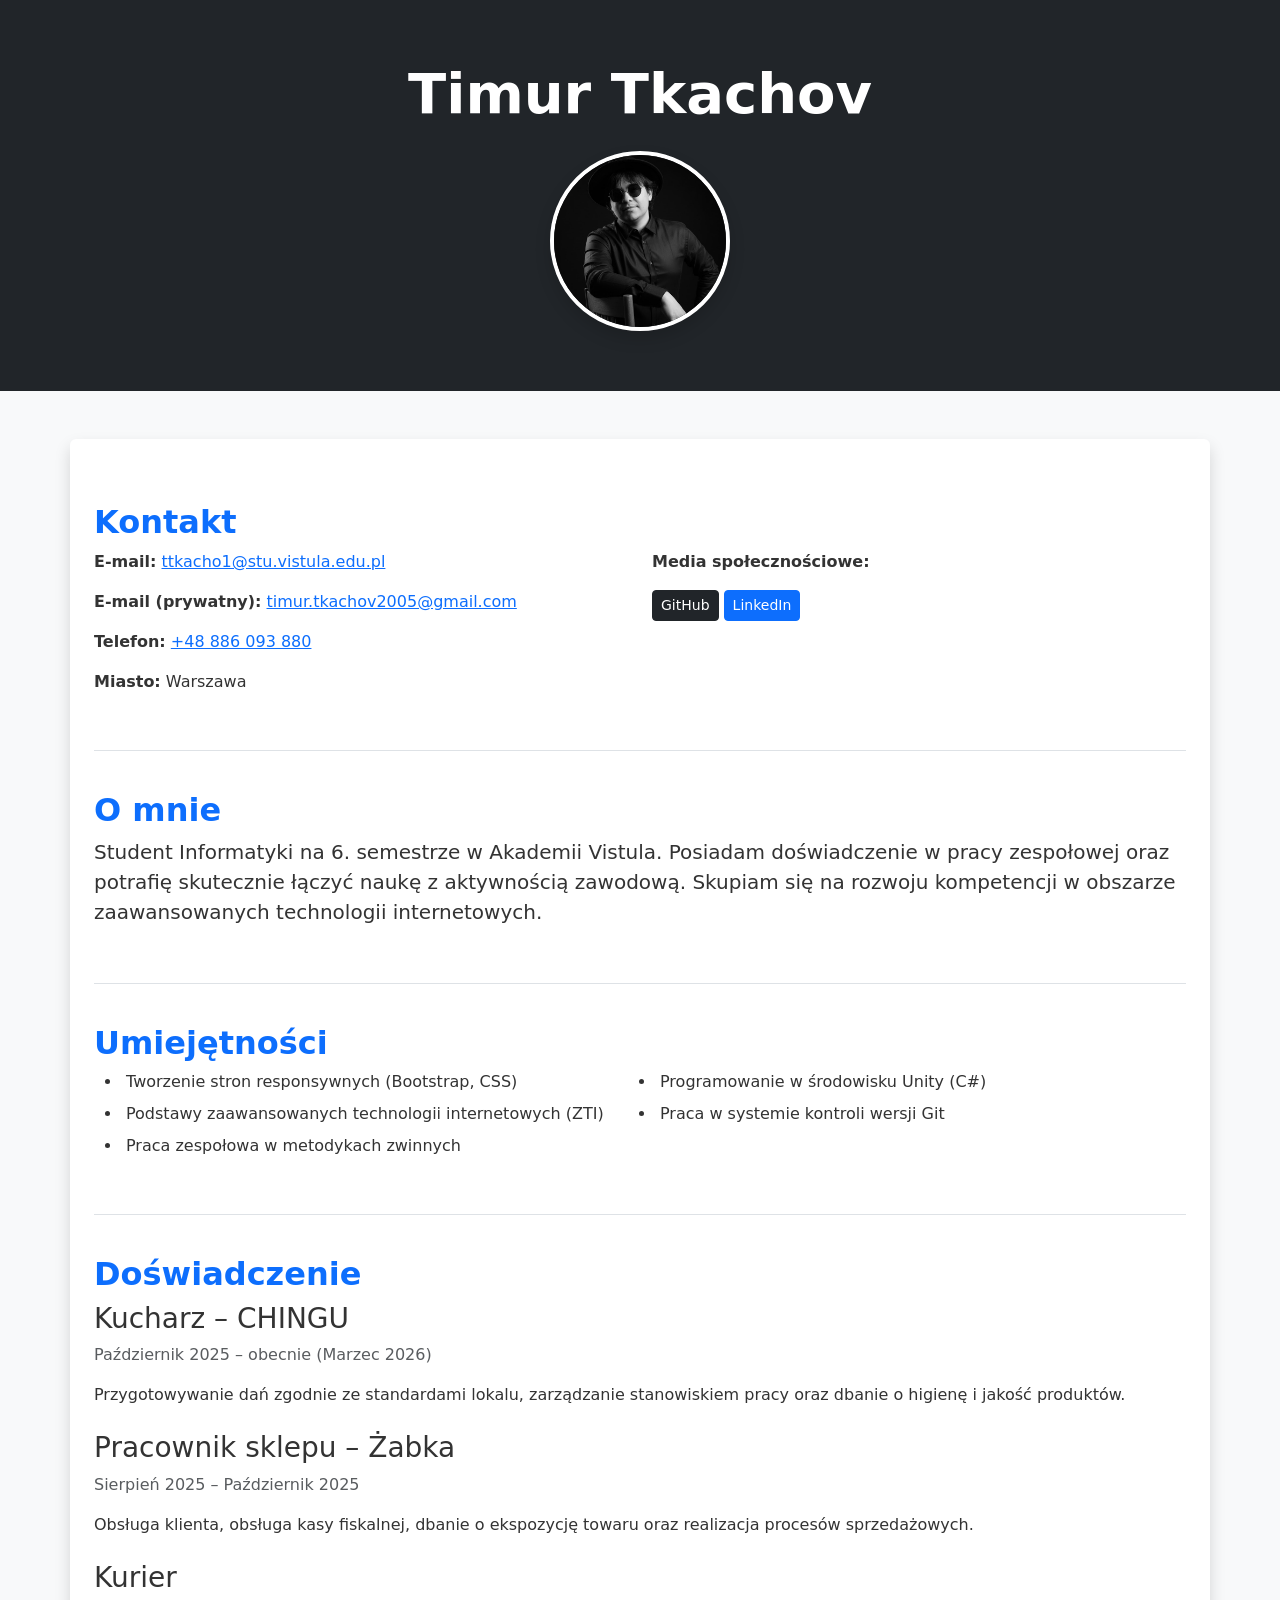
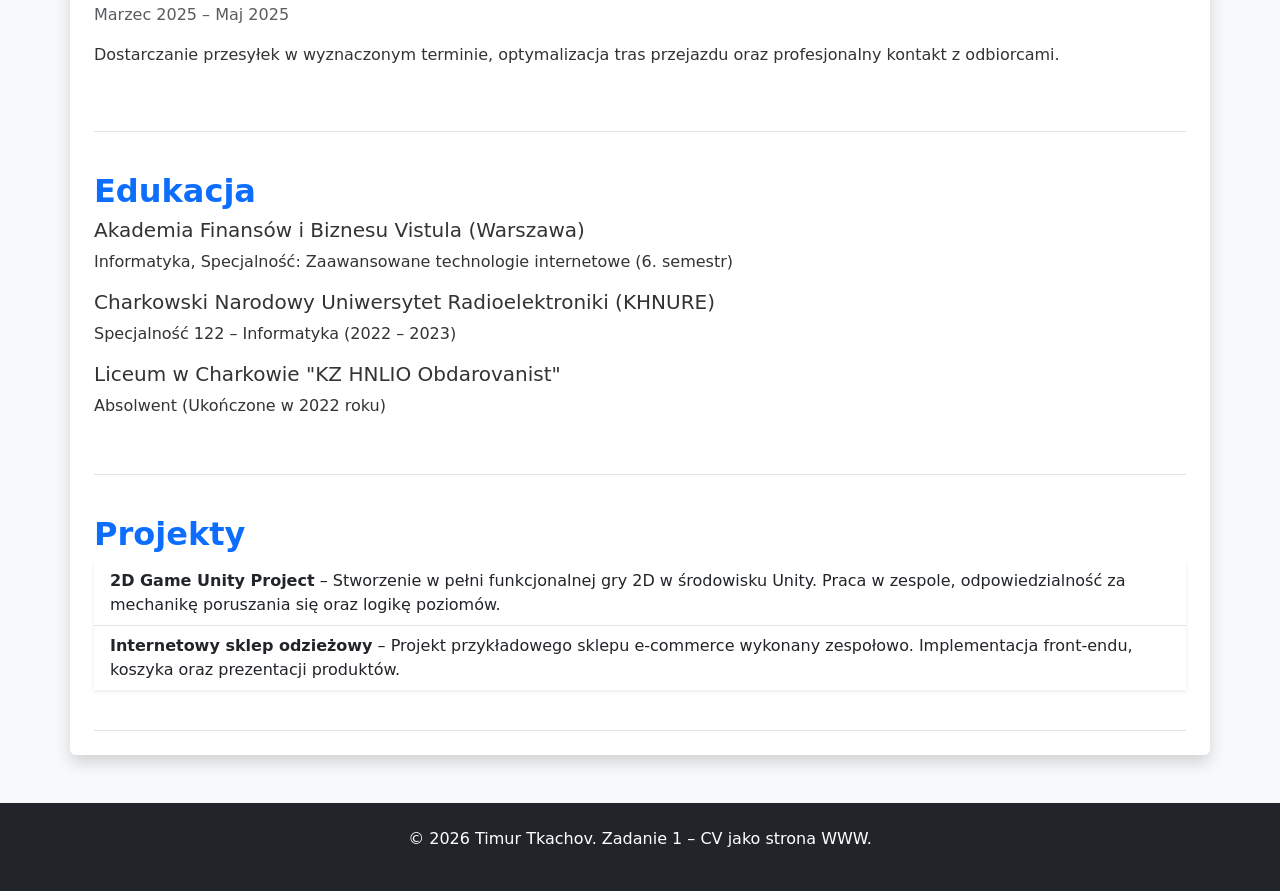
<file: index.html>
<!DOCTYPE html>
<html lang="pl">
<head>
    <meta charset="UTF-8">
    <meta name="viewport" content="width=device-width, initial-scale=1.0">
    <title>CV - Timur Tkachov</title>
    <link href="https://cdn.jsdelivr.net/npm/bootstrap@5.3.0/dist/css/bootstrap.min.css" rel="stylesheet">
    <style>
        body { background-color: #f8f9fa; color: #333; }
        header { background: #212529; color: white; padding: 60px 0; }
        section { padding: 40px 0; border-bottom: 1px solid #dee2e6; }
        .profile-img { width: 180px; height: 180px; object-fit: cover; border-radius: 50%; border: 4px solid #fff; }
        .card-custom { border: none; box-shadow: 0 4px 6px rgba(0,0,0,0.1); }
        h2 { color: #0d6efd; font-weight: bold; }
    </style>
</head>
<body>

    <header class="text-center">
        <div class="container">
            <h1 class="display-4 fw-bold">Timur Tkachov</h1>
            <img src="cv_image.jpg" alt="Zdjęcie profilowe Timura Tkachova" class="profile-img mt-3 shadow">
        </div>
    </header>

    <main class="container my-5 shadow bg-white p-4 rounded">
        
        <section id="kontakt">
            <h2>Kontakt</h2>
            <div class="row">
                <div class="col-md-6">
                    <p><strong>E-mail:</strong> <a href="mailto:ttkacho1@stu.vistula.edu.pl">ttkacho1@stu.vistula.edu.pl</a></p>
                    <p><strong>E-mail (prywatny):</strong> <a href="mailto:timur.tkachov2005@gmail.com">timur.tkachov2005@gmail.com</a></p>
                    <p><strong>Telefon:</strong> <a href="tel:+48886093880">+48 886 093 880</a></p>
                    <p><strong>Miasto:</strong> Warszawa</p>
                </div>
                <div class="col-md-6">
                    <p><strong>Media społecznościowe:</strong></p>
                    <a href="https://github.com/ttkacho1" class="btn btn-dark btn-sm" target="_blank" rel="noopener noreferrer">GitHub</a>
                    <a href="https://www.linkedin.com/in/jlemypshaman/" class="btn btn-primary btn-sm" target="_blank" rel="noopener noreferrer">LinkedIn</a>
                </div>
            </div>
        </section>

        <section id="o-mnie">
            <h2>O mnie</h2>
            <p class="lead">
                Student Informatyki na 6. semestrze w Akademii Vistula. Posiadam doświadczenie w pracy zespołowej oraz potrafię skutecznie łączyć naukę z aktywnością zawodową. Skupiam się na rozwoju kompetencji w obszarze zaawansowanych technologii internetowych.
            </p>
        </section>

        <section id="umiejetnosci">
            <h2>Umiejętności</h2>
            <ul class="row row-cols-1 row-cols-md-2 g-2">
                <li class="col">Tworzenie stron responsywnych (Bootstrap, CSS)</li>
                <li class="col">Programowanie w środowisku Unity (C#)</li>
                <li class="col">Podstawy zaawansowanych technologii internetowych (ZTI)</li>
                <li class="col">Praca w systemie kontroli wersji Git</li>
                <li class="col">Praca zespołowa w metodykach zwinnych</li>
            </ul>
        </section>

        <section id="doswiadczenie">
            <h2>Doświadczenie</h2>
            
            <article class="mb-4">
                <h3>Kucharz – CHINGU</h3>
                <p class="text-muted">Październik 2025 – obecnie (Marzec 2026)</p>
                <p>Przygotowywanie dań zgodnie ze standardami lokalu, zarządzanie stanowiskiem pracy oraz dbanie o higienę i jakość produktów.</p>
            </article>

            <article class="mb-4">
                <h3>Pracownik sklepu – Żabka</h3>
                <p class="text-muted">Sierpień 2025 – Październik 2025</p>
                <p>Obsługa klienta, obsługa kasy fiskalnej, dbanie o ekspozycję towaru oraz realizacja procesów sprzedażowych.</p>
            </article>

            <article class="mb-4">
                <h3>Kurier</h3>
                <p class="text-muted">Marzec 2025 – Maj 2025</p>
                <p>Dostarczanie przesyłek w wyznaczonym terminie, optymalizacja tras przejazdu oraz profesjonalny kontakt z odbiorcami.</p>
            </article>
        </section>

        <section id="edukacja">
            <h2>Edukacja</h2>
            <div class="mb-3">
                <h5>Akademia Finansów i Biznesu Vistula (Warszawa)</h5>
                <p>Informatyka, Specjalność: Zaawansowane technologie internetowe (6. semestr)</p>
            </div>
            <div class="mb-3">
                <h5>Charkowski Narodowy Uniwersytet Radioelektroniki (KHNURE)</h5>
                <p>Specjalność 122 – Informatyka (2022 – 2023)</p>
            </div>
            <div class="mb-3">
                <h5>Liceum w Charkowie "KZ HNLIO Obdarovanist"</h5>
                <p>Absolwent (Ukończone w 2022 roku)</p>
            </div>
        </section>

        <section id="projekty">
            <h2>Projekty</h2>
            <ol class="list-group list-group-flush shadow-sm">
                <li class="list-group-item">
                    <strong>2D Game Unity Project</strong> – Stworzenie w pełni funkcjonalnej gry 2D w środowisku Unity. Praca w zespole, odpowiedzialność za mechanikę poruszania się oraz logikę poziomów.
                </li>
                <li class="list-group-item">
                    <strong>Internetowy sklep odzieżowy</strong> – Projekt przykładowego sklepu e-commerce wykonany zespołowo. Implementacja front-endu, koszyka oraz prezentacji produktów.
                </li>
            </ol>
        </section>

    </main>

    <footer class="bg-dark text-white text-center py-4">
        <p>&copy; 2026 Timur Tkachov. Zadanie 1 – CV jako strona WWW.</p>
    </footer>

</body>
</html>
</file>
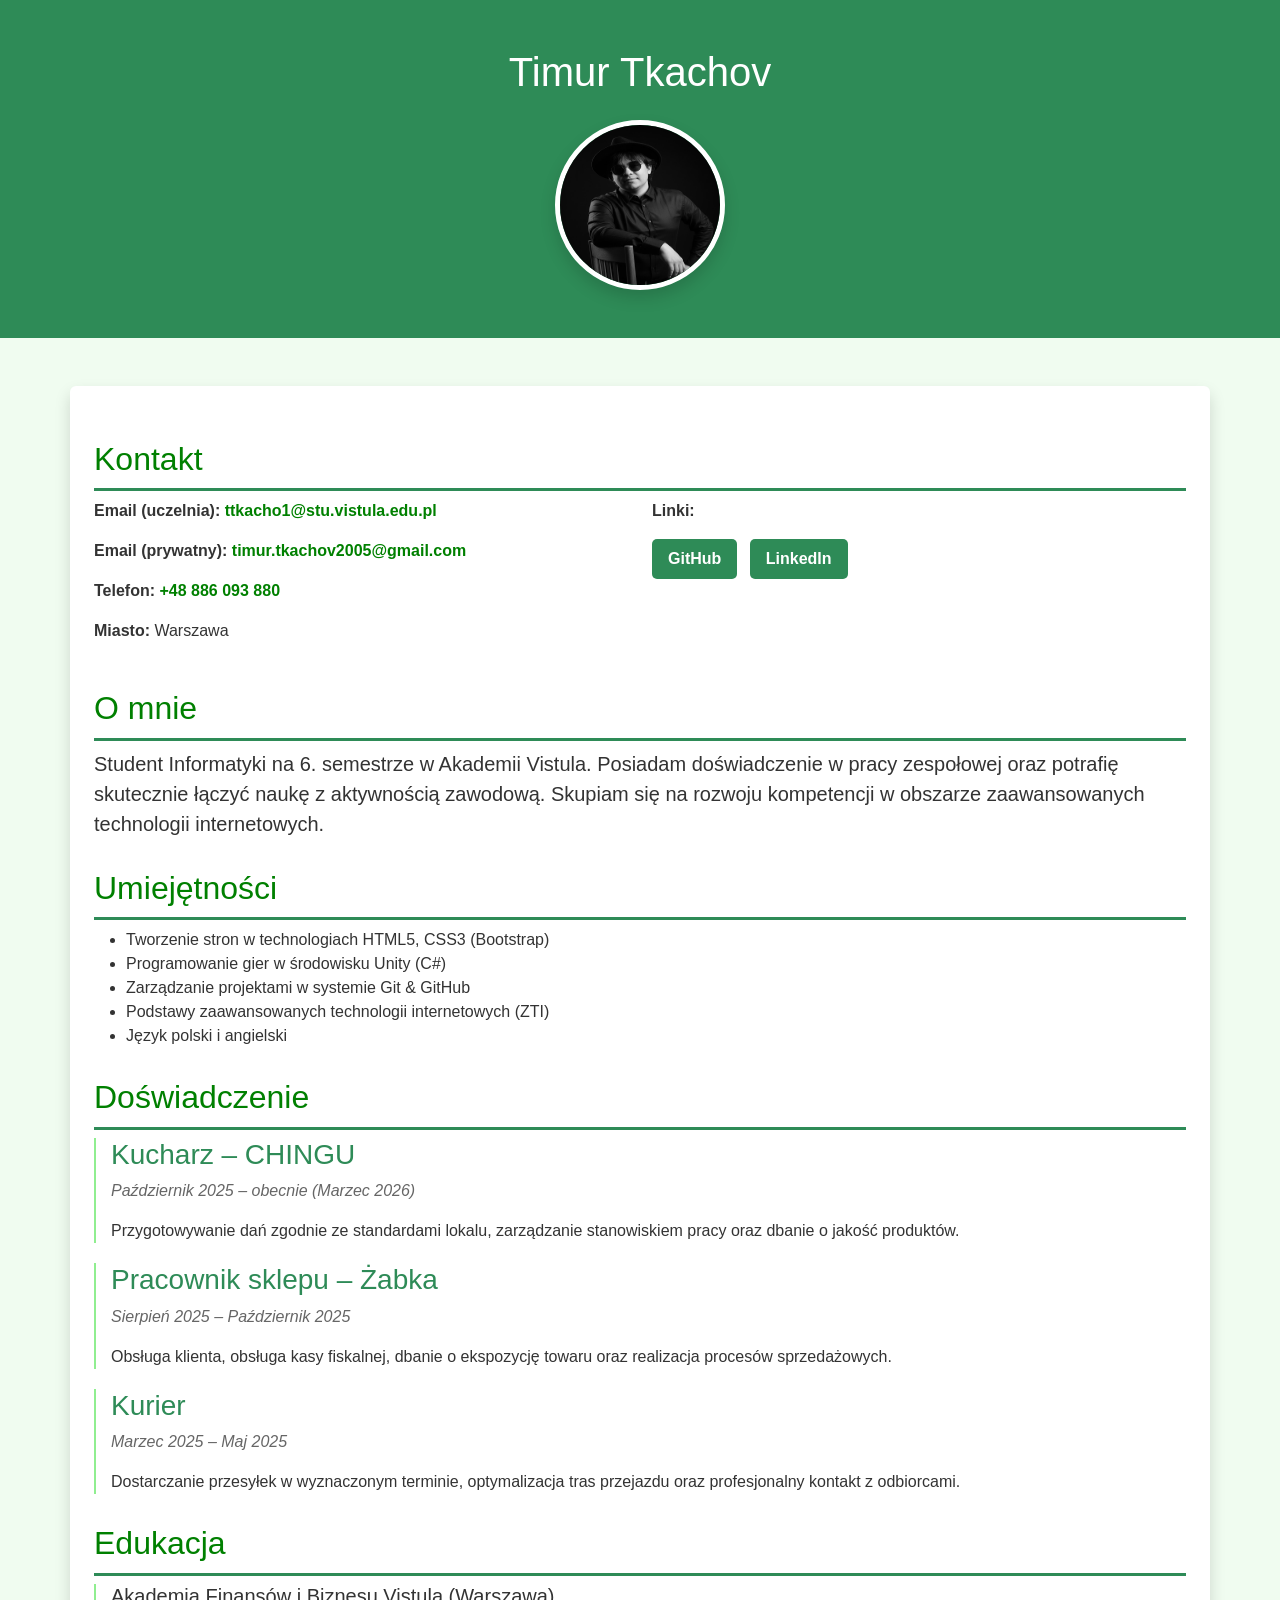
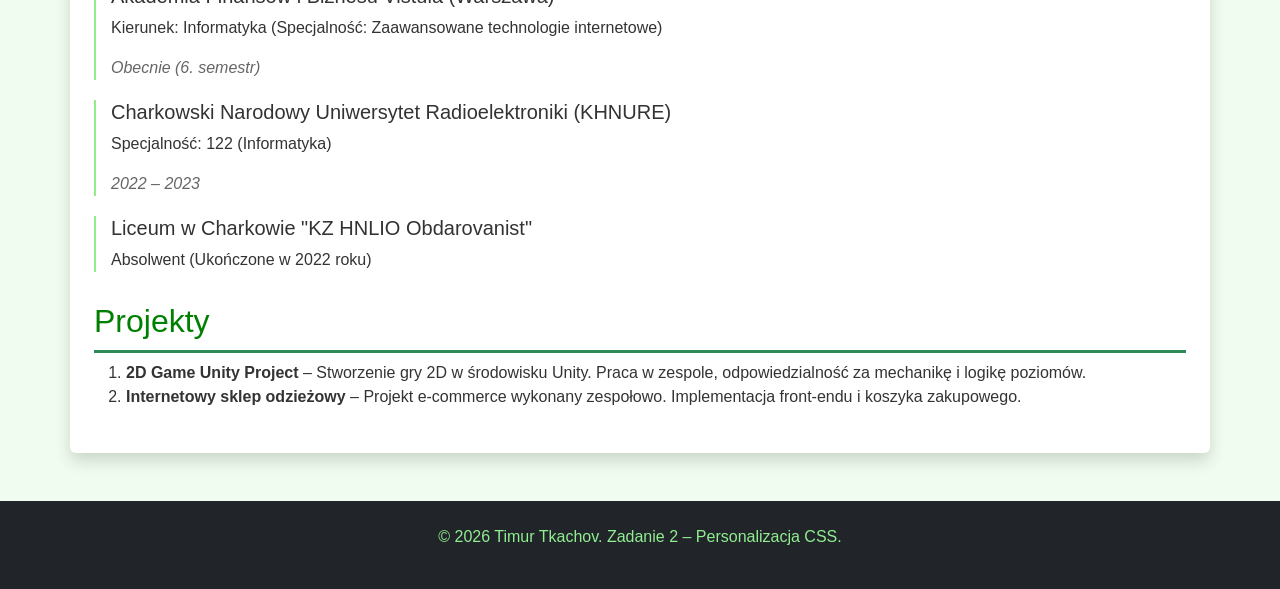
<file: zad2_css/index.html>
<!DOCTYPE html>
<html lang="pl">
<head>
    <meta charset="UTF-8">
    <meta name="viewport" content="width=device-width, initial-scale=1.0">
    <title>CV Timur Tkachov - Zadanie 2</title>
    <link href="https://cdn.jsdelivr.net/npm/bootstrap@5.3.0/dist/css/bootstrap.min.css" rel="stylesheet">
    <link rel="stylesheet" href="styles.css">
</head>
<body>

    <header class="py-5 text-center">
        <div class="container">
            <h1>Timur Tkachov</h1>
            <img src="cv_image.jpg" alt="Zdjęcie profilowe Timura Tkachova" class="profile-img shadow mt-3">
        </div>
    </header>

    <main class="container shadow bg-white my-5 p-4 rounded">
        
        <section id="kontakt">
            <h2>Kontakt</h2>
            <div class="row">
                <div class="col-md-6">
                    <p><strong>Email (uczelnia):</strong> <a href="mailto:ttkacho1@stu.vistula.edu.pl">ttkacho1@stu.vistula.edu.pl</a></p>
                    <p><strong>Email (prywatny):</strong> <a href="mailto:timur.tkachov2005@gmail.com">timur.tkachov2005@gmail.com</a></p>
                    <p><strong>Telefon:</strong> <a href="tel:+48886093880">+48 886 093 880</a></p>
                    <p><strong>Miasto:</strong> Warszawa</p>
                </div>
                <div class="col-md-6">
                    <p><strong>Linki:</strong></p>
                    <a href="https://github.com/ttkacho1" class="btn-green" target="_blank" rel="noopener noreferrer">GitHub</a>
                    <a href="https://linkedin.com" class="btn-green ms-2" target="_blank" rel="noopener noreferrer">LinkedIn</a>
                </div>
            </div>
        </section>

        <section id="o-mnie">
            <h2>O mnie</h2>
            <p class="lead">
                Student Informatyki na 6. semestrze w Akademii Vistula. 
                Posiadam doświadczenie w pracy zespołowej oraz potrafię skutecznie łączyć naukę z aktywnością zawodową. 
                Skupiam się na rozwoju kompetencji w obszarze zaawansowanych technologii internetowych.
            </p>
        </section>

        <section id="umiejetnosci">
            <h2>Umiejętności</h2>
            <ul>
                <li>Tworzenie stron w technologiach HTML5, CSS3 (Bootstrap)</li>
                <li>Programowanie gier w środowisku Unity (C#)</li>
                <li>Zarządzanie projektami w systemie Git & GitHub</li>
                <li>Podstawy zaawansowanych technologii internetowych (ZTI)</li>
                <li>Język polski i angielski</li>
            </ul>
        </section>

        <section id="doswiadczenie">
            <h2>Doświadczenie</h2>
            <article class="experience-item">
                <h3>Kucharz – CHINGU</h3>
                <p class="date">Październik 2025 – obecnie (Marzec 2026)</p>
                <p>Przygotowywanie dań zgodnie ze standardami lokalu, zarządzanie stanowiskiem pracy oraz dbanie o jakość produktów.</p>
            </article>

            <article class="experience-item">
                <h3>Pracownik sklepu – Żabka</h3>
                <p class="date">Sierpień 2025 – Październik 2025</p>
                <p>Obsługa klienta, obsługa kasy fiskalnej, dbanie o ekspozycję towaru oraz realizacja procesów sprzedażowych.</p>
            </article>

            <article class="experience-item">
                <h3>Kurier</h3>
                <p class="date">Marzec 2025 – Maj 2025</p>
                <p>Dostarczanie przesyłek w wyznaczonym terminie, optymalizacja tras przejazdu oraz profesjonalny kontakt z odbiorcami.</p>
            </article>
        </section>

        <section id="edukacja">
            <h2>Edukacja</h2>
            <div class="edu-box">
                <h5>Akademia Finansów i Biznesu Vistula (Warszawa)</h5>
                <p>Kierunek: Informatyka (Specjalność: Zaawansowane technologie internetowe)</p>
                <p class="date">Obecnie (6. semestr)</p>
            </div>
            <div class="edu-box">
                <h5>Charkowski Narodowy Uniwersytet Radioelektroniki (KHNURE)</h5>
                <p>Specjalność: 122 (Informatyka)</p>
                <p class="date">2022 – 2023</p>
            </div>
            <div class="edu-box">
                <h5>Liceum w Charkowie "KZ HNLIO Obdarovanist"</h5>
                <p>Absolwent (Ukończone w 2022 roku)</p>
            </div>
        </section>

        <section id="projekty">
            <h2>Projekty</h2>
            <ol>
                <li><strong>2D Game Unity Project</strong> – Stworzenie gry 2D w środowisku Unity. Praca w zespole, odpowiedzialność za mechanikę i logikę poziomów.</li>
                <li><strong>Internetowy sklep odzieżowy</strong> – Projekt e-commerce wykonany zespołowo. Implementacja front-endu i koszyka zakupowego.</li>
            </ol>
        </section>

    </main>

    <footer class="text-center py-4">
        <p>&copy; 2026 Timur Tkachov. Zadanie 2 – Personalizacja CSS.</p>
    </footer>

</body>
</html>
</file>
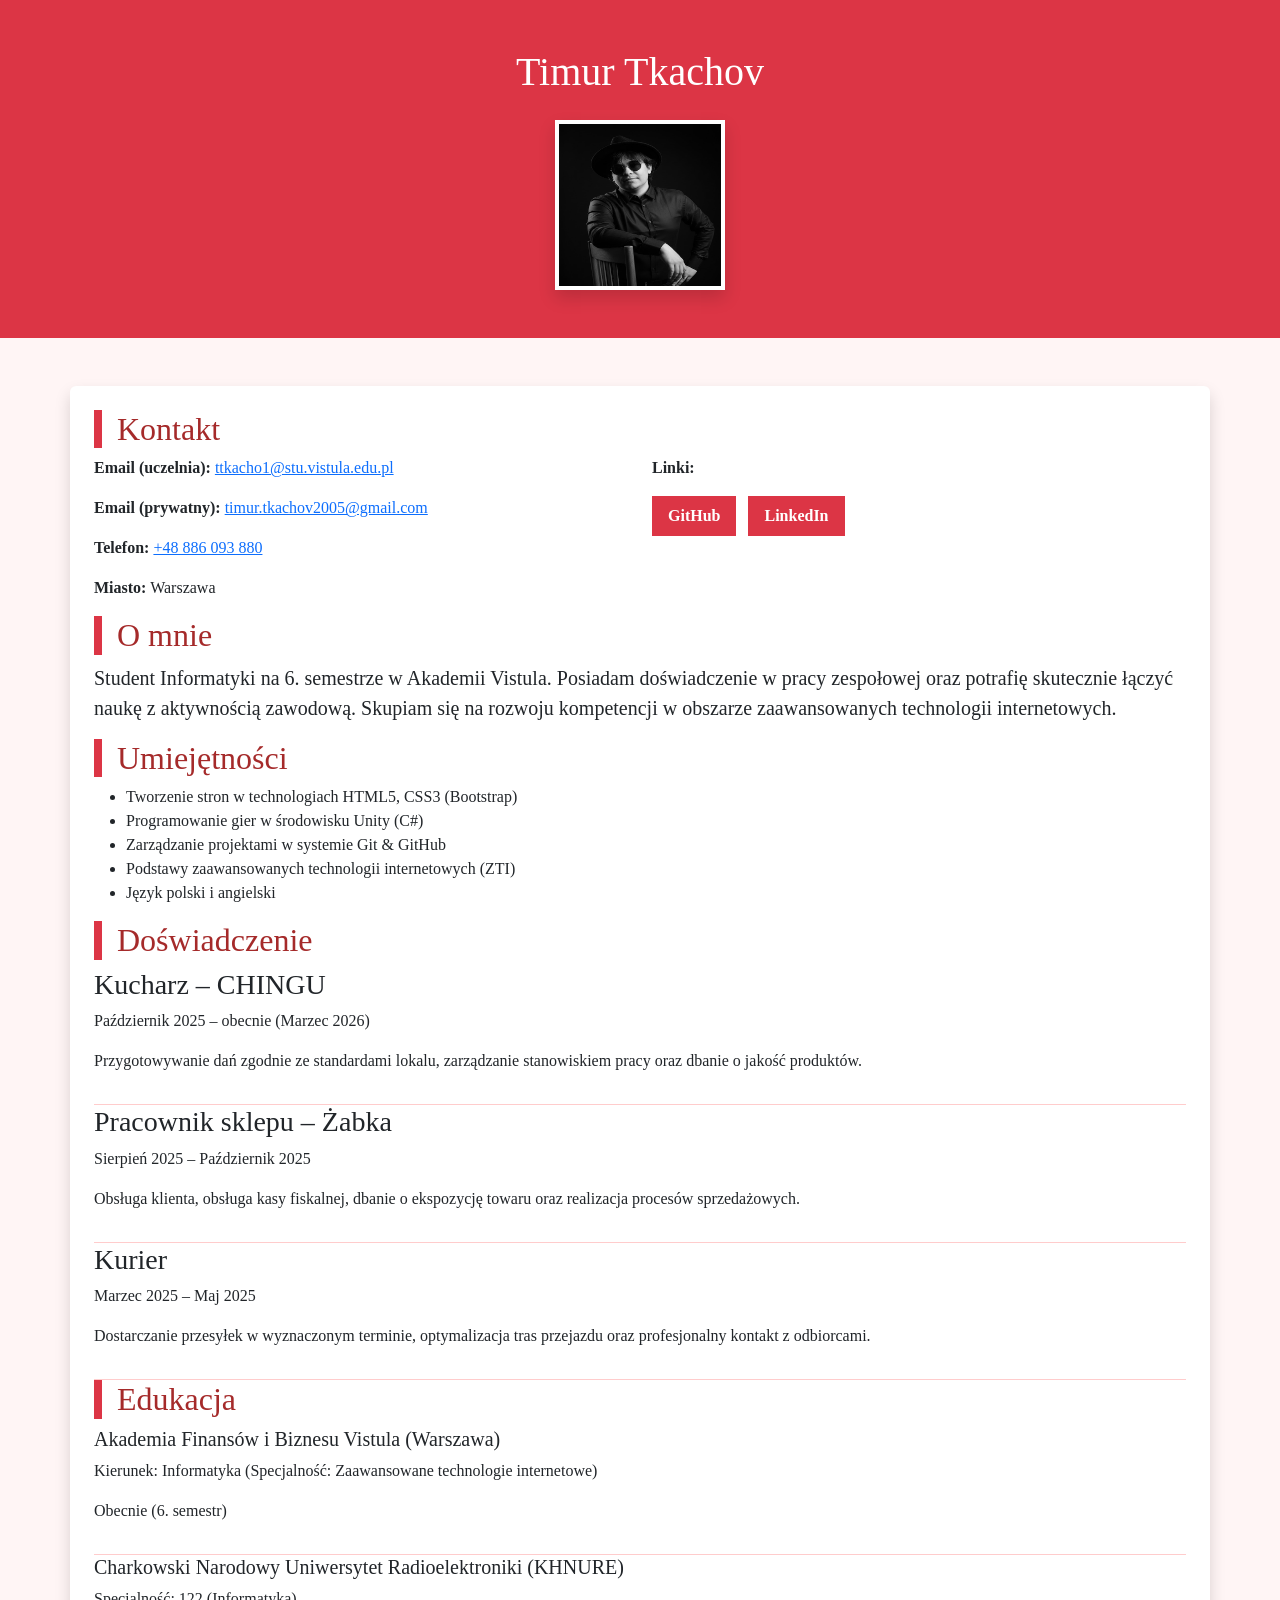
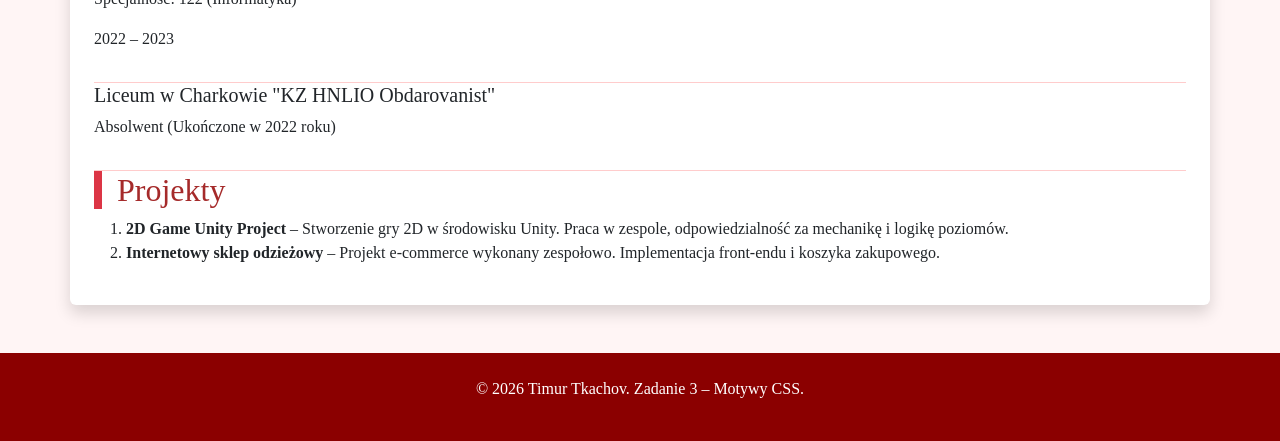
<file: zad3_motyw/index.html>
<!DOCTYPE html>
<html lang="pl">
<head>
    <meta charset="UTF-8">
    <meta name="viewport" content="width=device-width, initial-scale=1.0">
    <title>CV Timur Tkachov - Zadanie 3</title>
    <link href="https://cdn.jsdelivr.net/npm/bootstrap@5.3.0/dist/css/bootstrap.min.css" rel="stylesheet">
    <link rel="stylesheet" href="red.css">
</head>
<body>

    <header class="py-5 text-center">
        <div class="container">
            <h1>Timur Tkachov</h1>
            <img src="cv_image.jpg" alt="Zdjęcie profilowe Timura Tkachova" class="profile-img shadow mt-3">
        </div>
    </header>

    <main class="container shadow bg-white my-5 p-4 rounded">
        
        <section id="kontakt">
            <h2>Kontakt</h2>
            <div class="row">
                <div class="col-md-6">
                    <p><strong>Email (uczelnia):</strong> <a href="mailto:ttkacho1@stu.vistula.edu.pl">ttkacho1@stu.vistula.edu.pl</a></p>
                    <p><strong>Email (prywatny):</strong> <a href="mailto:timur.tkachov2005@gmail.com">timur.tkachov2005@gmail.com</a></p>
                    <p><strong>Telefon:</strong> <a href="tel:+48886093880">+48 886 093 880</a></p>
                    <p><strong>Miasto:</strong> Warszawa</p>
                </div>
                <div class="col-md-6">
                    <p><strong>Linki:</strong></p>
                    <a href="https://github.com/ttkacho1" class="theme-btn" target="_blank" rel="noopener noreferrer">GitHub</a>
                    <a href="https://linkedin.com" class="theme-btn ms-2" target="_blank" rel="noopener noreferrer">LinkedIn</a>
                </div>
            </div>
        </section>

        <section id="o-mnie">
            <h2>O mnie</h2>
            <p class="lead">
                Student Informatyki na 6. semestrze w Akademii Vistula. 
                Posiadаm doświadczenie w pracy zespołowej oraz potrafię skutecznie łączyć naukę z aktywnością zawodową. 
                Skupiam się na rozwoju kompetencji w obszarze zaawansowanych technologii internetowych.
            </p>
        </section>

        <section id="umiejetnosci">
            <h2>Umiejętności</h2>
            <ul>
                <li>Tworzenie stron w technologiach HTML5, CSS3 (Bootstrap)</li>
                <li>Programowanie gier w środowisku Unity (C#)</li>
                <li>Zarządzanie projektami w systemie Git & GitHub</li>
                <li>Podstawy zaawansowanych technologii internetowych (ZTI)</li>
                <li>Język polski i angielski</li>
            </ul>
        </section>

        <section id="doswiadczenie">
            <h2>Doświadczenie</h2>
            <article class="experience-item">
                <h3>Kucharz – CHINGU</h3>
                <p class="date">Październik 2025 – obecnie (Marzec 2026)</p>
                <p>Przygotowywanie dań zgodnie ze standardami lokalu, zarządzanie stanowiskiem pracy oraz dbanie o jakość produktów.</p>
            </article>

            <article class="experience-item">
                <h3>Pracownik sklepu – Żabka</h3>
                <p class="date">Sierpień 2025 – Październik 2025</p>
                <p>Obsługa klienta, obsługa kasy fiskalnej, dbanie o ekspozycję towaru oraz realizacja procesów sprzedażowych.</p>
            </article>

            <article class="experience-item">
                <h3>Kurier</h3>
                <p class="date">Marzec 2025 – Maj 2025</p>
                <p>Dostarczanie przesyłek w wyznaczonym terminie, optymalizacja tras przejazdu oraz profesjonalny kontakt z odbiorcami.</p>
            </article>
        </section>

        <section id="edukacja">
            <h2>Edukacja</h2>
            <div class="edu-box">
                <h5>Akademia Finansów i Biznesu Vistula (Warszawa)</h5>
                <p>Kierunek: Informatyka (Specjalność: Zaawansowane technologie internetowe)</p>
                <p class="date">Obecnie (6. semestr)</p>
            </div>
            <div class="edu-box">
                <h5>Charkowski Narodowy Uniwersytet Radioelektroniki (KHNURE)</h5>
                <p>Specjalność: 122 (Informatyka)</p>
                <p class="date">2022 – 2023</p>
            </div>
            <div class="edu-box">
                <h5>Liceum w Charkowie "KZ HNLIO Obdarovanist"</h5>
                <p>Absolwent (Ukończone w 2022 roku)</p>
            </div>
        </section>

        <section id="projekty">
            <h2>Projekty</h2>
            <ol>
                <li><strong>2D Game Unity Project</strong> – Stworzenie gry 2D w środowisku Unity. Praca w zespole, odpowiedzialność za mechanikę i logikę poziomów.</li>
                <li><strong>Internetowy sklep odzieżowy</strong> – Projekt e-commerce wykonany zespołowo. Implementacja front-endu i koszyka zakupowego.</li>
            </ol>
        </section>

    </main>

    <footer class="text-center py-4">
        <p>&copy; 2026 Timur Tkachov. Zadanie 3 – Motywy CSS.</p>
    </footer>

</body>
</html>
</file>
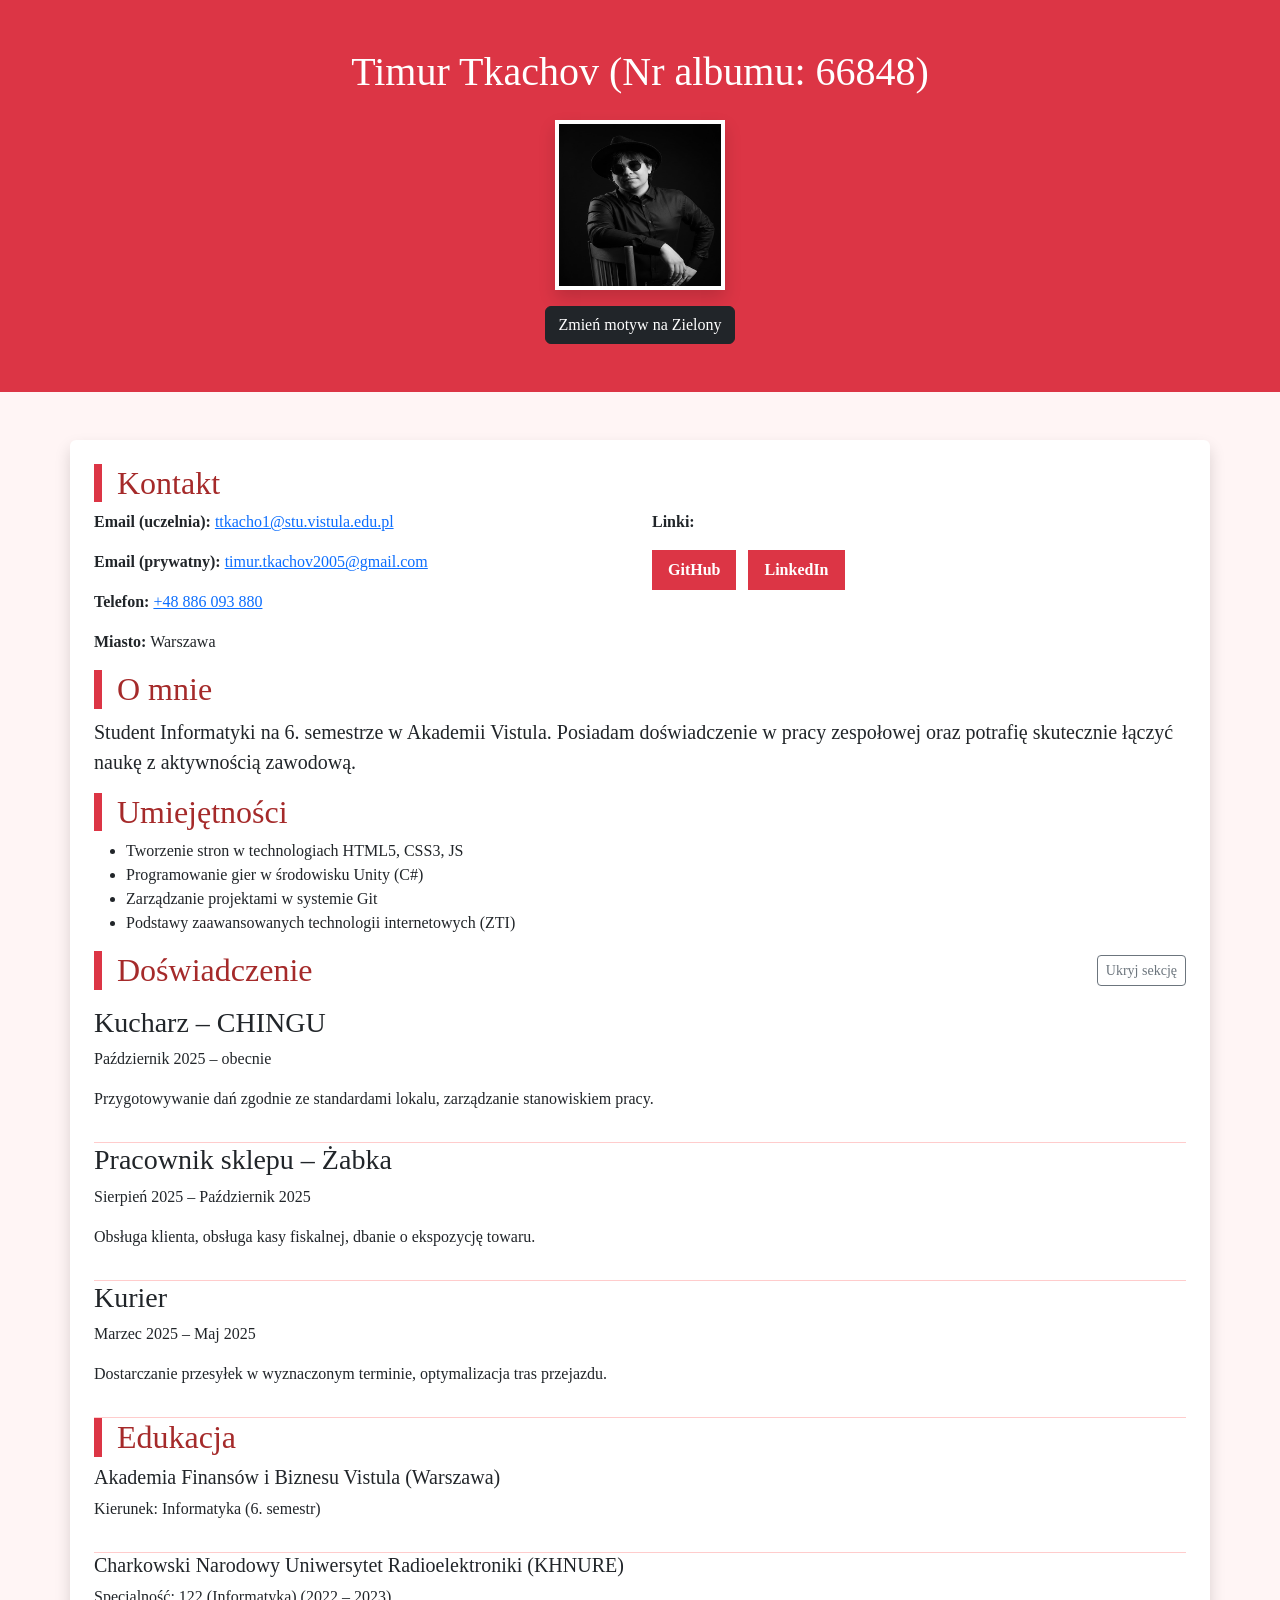
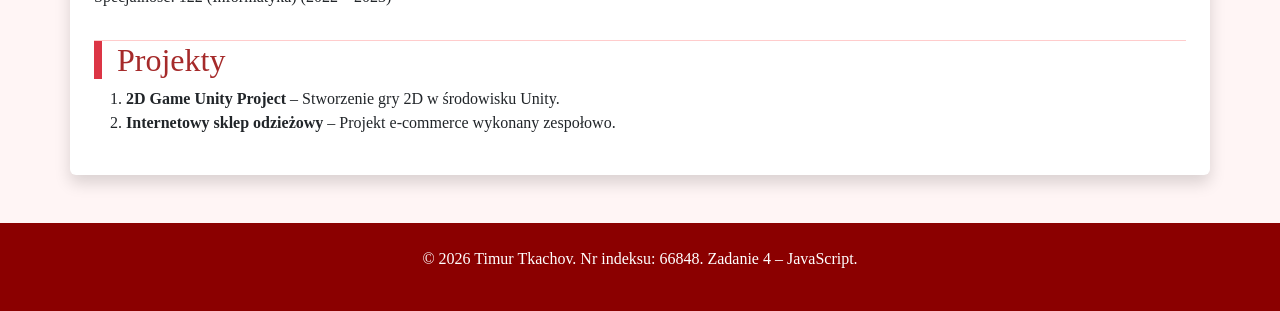
<file: zad4/index.html>
<!DOCTYPE html>
<html lang="pl">
<head>
    <meta charset="UTF-8">
    <meta name="viewport" content="width=device-width, initial-scale=1.0">
    <title>CV Timur Tkachov - Zadanie 4</title>
    <link href="https://cdn.jsdelivr.net/npm/bootstrap@5.3.0/dist/css/bootstrap.min.css" rel="stylesheet">
    <link id="theme-stylesheet" rel="stylesheet" href="red.css">
</head>
<body>

    <header class="py-5 text-center">
        <div class="container">
            <h1>Timur Tkachov (Nr albumu: 66848)</h1>
            <img src="cv_image.jpg" alt="Zdjęcie profilowe Timura Tkachova" class="profile-img shadow mt-3 mb-3">
            <br>
            <button id="theme-toggle-btn" class="btn btn-dark">Zmień motyw na Zielony</button>
        </div>
    </header>

    <main class="container shadow bg-white my-5 p-4 rounded">
        
        <section id="kontakt">
            <h2>Kontakt</h2>
            <div class="row">
                <div class="col-md-6">
                    <p><strong>Email (uczelnia):</strong> <a href="mailto:ttkacho1@stu.vistula.edu.pl">ttkacho1@stu.vistula.edu.pl</a></p>
                    <p><strong>Email (prywatny):</strong> <a href="mailto:timur.tkachov2005@gmail.com">timur.tkachov2005@gmail.com</a></p>
                    <p><strong>Telefon:</strong> <a href="tel:+48886093880">+48 886 093 880</a></p>
                    <p><strong>Miasto:</strong> Warszawa</p>
                </div>
                <div class="col-md-6">
                    <p><strong>Linki:</strong></p>
                    <a href="https://github.com/ttkacho1" class="theme-btn" target="_blank" rel="noopener noreferrer">GitHub</a>
                    <a href="https://linkedin.com" class="theme-btn ms-2" target="_blank" rel="noopener noreferrer">LinkedIn</a>
                </div>
            </div>
        </section>

        <section id="o-mnie">
            <h2>O mnie</h2>
            <p class="lead">
                Student Informatyki na 6. semestrze w Akademii Vistula. 
                Posiadam doświadczenie w pracy zespołowej oraz potrafię skutecznie łączyć naukę z aktywnością zawodową.
            </p>
        </section>

        <section id="umiejetnosci">
            <h2>Umiejętności</h2>
            <ul>
                <li>Tworzenie stron w technologiach HTML5, CSS3, JS</li>
                <li>Programowanie gier w środowisku Unity (C#)</li>
                <li>Zarządzanie projektami w systemie Git</li>
                <li>Podstawy zaawansowanych technologii internetowych (ZTI)</li>
            </ul>
        </section>

        <section id="doswiadczenie" class="position-relative">
            <h2>
                Doświadczenie
                <button id="toggle-section-btn" class="btn btn-sm btn-outline-secondary float-end mt-1">Ukryj sekcję</button>
            </h2>
            <div id="doswiadczenie-content">
                <article class="experience-item mt-3">
                    <h3>Kucharz – CHINGU</h3>
                    <p class="date">Październik 2025 – obecnie</p>
                    <p>Przygotowywanie dań zgodnie ze standardami lokalu, zarządzanie stanowiskiem pracy.</p>
                </article>

                <article class="experience-item">
                    <h3>Pracownik sklepu – Żabka</h3>
                    <p class="date">Sierpień 2025 – Październik 2025</p>
                    <p>Obsługa klienta, obsługa kasy fiskalnej, dbanie o ekspozycję towaru.</p>
                </article>

                <article class="experience-item">
                    <h3>Kurier</h3>
                    <p class="date">Marzec 2025 – Maj 2025</p>
                    <p>Dostarczanie przesyłek w wyznaczonym terminie, optymalizacja tras przejazdu.</p>
                </article>
            </div>
        </section>

        <section id="edukacja">
            <h2>Edukacja</h2>
            <div class="edu-box">
                <h5>Akademia Finansów i Biznesu Vistula (Warszawa)</h5>
                <p>Kierunek: Informatyka (6. semestr)</p>
            </div>
            <div class="edu-box">
                <h5>Charkowski Narodowy Uniwersytet Radioelektroniki (KHNURE)</h5>
                <p>Specjalność: 122 (Informatyka) (2022 – 2023)</p>
            </div>
        </section>

        <section id="projekty">
            <h2>Projekty</h2>
            <ol>
                <li><strong>2D Game Unity Project</strong> – Stworzenie gry 2D w środowisku Unity.</li>
                <li><strong>Internetowy sklep odzieżowy</strong> – Projekt e-commerce wykonany zespołowo.</li>
            </ol>
        </section>

    </main>

    <footer class="text-center py-4">
        <p>&copy; 2026 Timur Tkachov. Nr indeksu: 66848. Zadanie 4 – JavaScript.</p>
    </footer>

    <script src="script.js"></script>
</body>
</html>
</file>
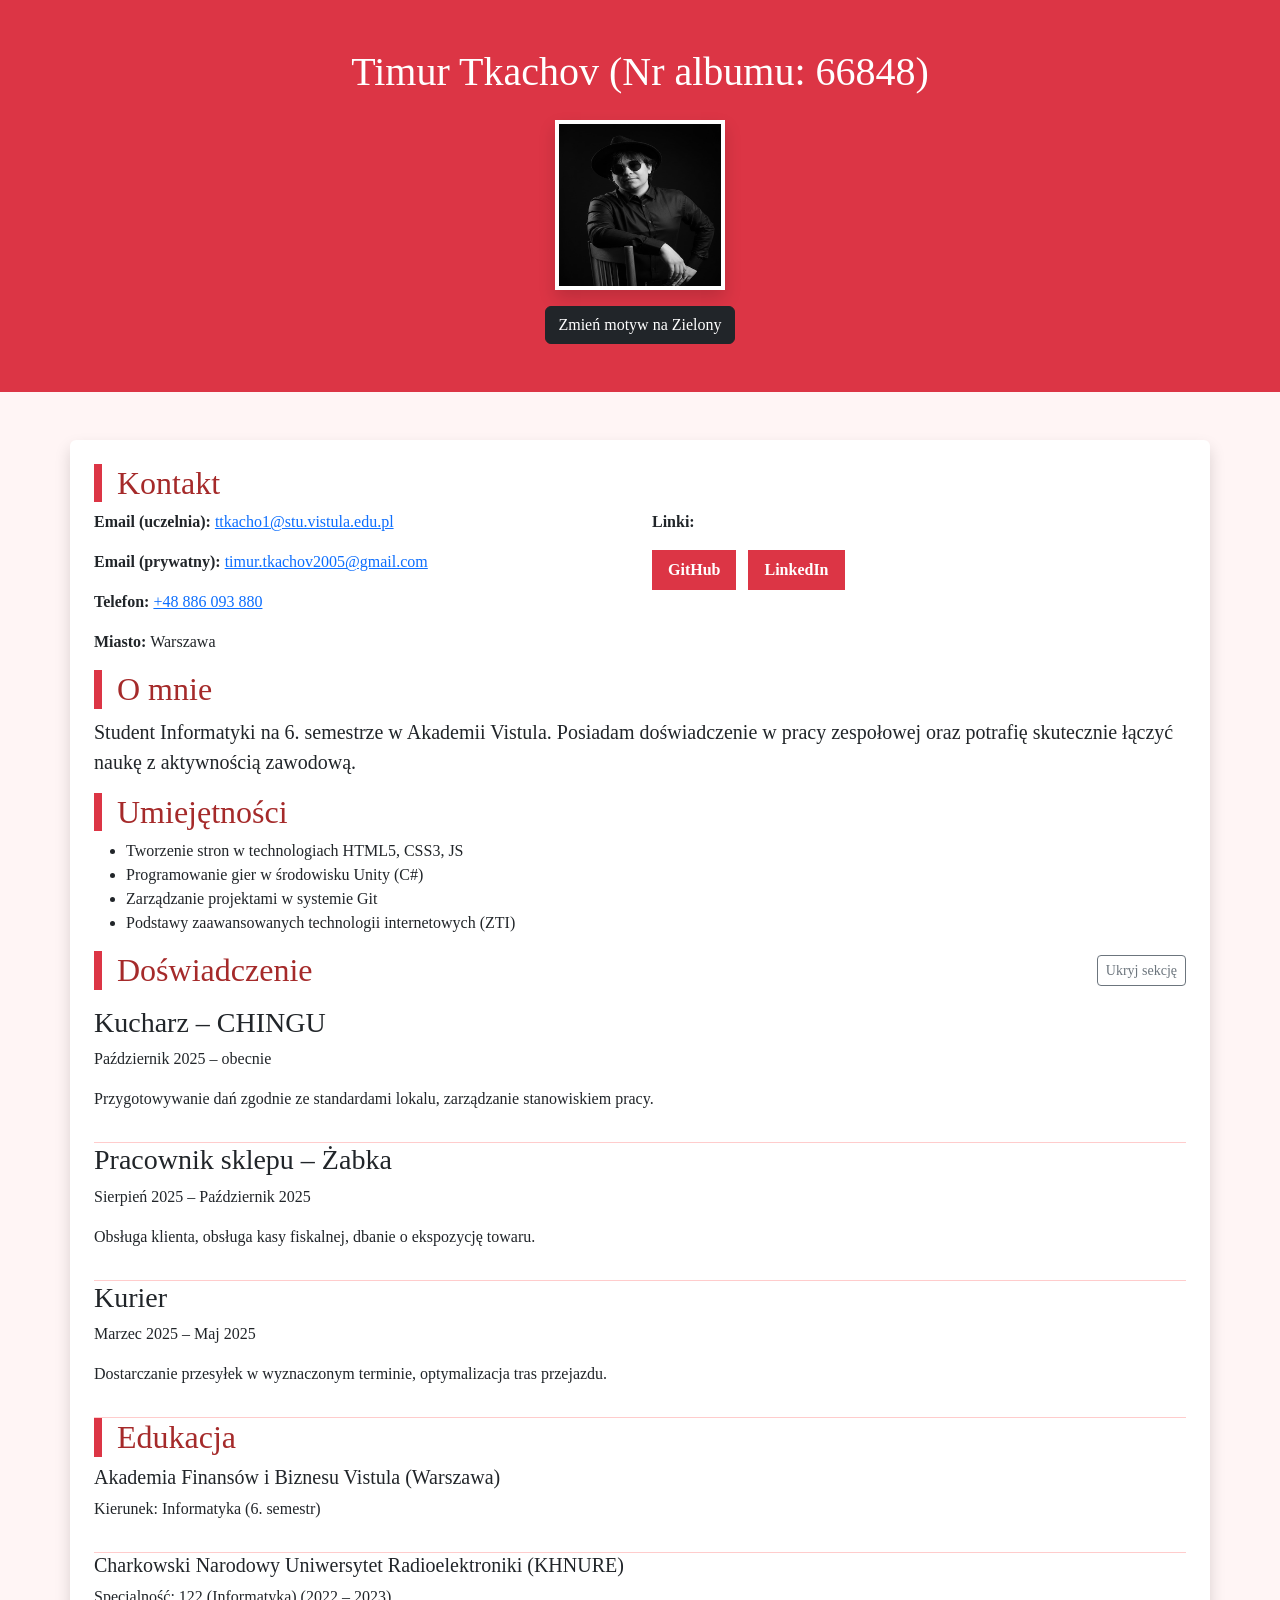
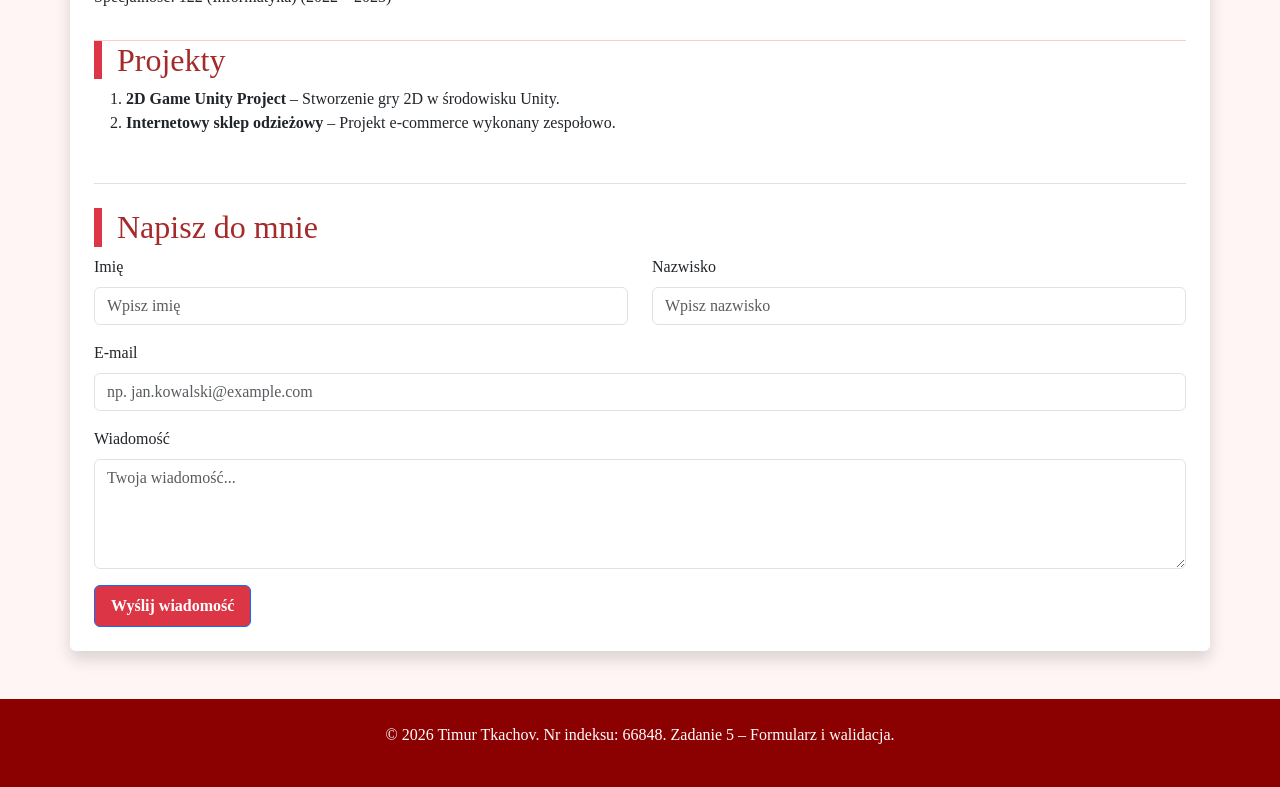
<file: zad5/index.html>
<!DOCTYPE html>
<html lang="pl">
<head>
    <meta charset="UTF-8">
    <meta name="viewport" content="width=device-width, initial-scale=1.0">
    <title>CV Timur Tkachov - Zadanie 4</title>
    <link href="https://cdn.jsdelivr.net/npm/bootstrap@5.3.0/dist/css/bootstrap.min.css" rel="stylesheet">
    <link id="theme-stylesheet" rel="stylesheet" href="red.css">
</head>
<body>

    <header class="py-5 text-center">
        <div class="container">
            <h1>Timur Tkachov (Nr albumu: 66848)</h1>
            <img src="cv_image.jpg" alt="Zdjęcie profilowe Timura Tkachova" class="profile-img shadow mt-3 mb-3">
            <br>
            <button id="theme-toggle-btn" class="btn btn-dark">Zmień motyw na Zielony</button>
        </div>
    </header>

    <main class="container shadow bg-white my-5 p-4 rounded">
        
        <section id="kontakt">
            <h2>Kontakt</h2>
            <div class="row">
                <div class="col-md-6">
                    <p><strong>Email (uczelnia):</strong> <a href="mailto:ttkacho1@stu.vistula.edu.pl">ttkacho1@stu.vistula.edu.pl</a></p>
                    <p><strong>Email (prywatny):</strong> <a href="mailto:timur.tkachov2005@gmail.com">timur.tkachov2005@gmail.com</a></p>
                    <p><strong>Telefon:</strong> <a href="tel:+48886093880">+48 886 093 880</a></p>
                    <p><strong>Miasto:</strong> Warszawa</p>
                </div>
                <div class="col-md-6">
                    <p><strong>Linki:</strong></p>
                    <a href="https://github.com/ttkacho1" class="theme-btn" target="_blank" rel="noopener noreferrer">GitHub</a>
                    <a href="https://linkedin.com" class="theme-btn ms-2" target="_blank" rel="noopener noreferrer">LinkedIn</a>
                </div>
            </div>
        </section>


        <section id="o-mnie">
            <h2>O mnie</h2>
            <p class="lead">
                Student Informatyki na 6. semestrze w Akademii Vistula. 
                Posiadam doświadczenie w pracy zespołowej oraz potrafię skutecznie łączyć naukę z aktywnością zawodową.
            </p>
        </section>

        <section id="umiejetnosci">
            <h2>Umiejętności</h2>
            <ul>
                <li>Tworzenie stron w technologiach HTML5, CSS3, JS</li>
                <li>Programowanie gier w środowisku Unity (C#)</li>
                <li>Zarządzanie projektami w systemie Git</li>
                <li>Podstawy zaawansowanych technologii internetowych (ZTI)</li>
            </ul>
        </section>

        <section id="doswiadczenie" class="position-relative">
            <h2>
                Doświadczenie
                <button id="toggle-section-btn" class="btn btn-sm btn-outline-secondary float-end mt-1">Ukryj sekcję</button>
            </h2>
            <div id="doswiadczenie-content">
                <article class="experience-item mt-3">
                    <h3>Kucharz – CHINGU</h3>
                    <p class="date">Październik 2025 – obecnie</p>
                    <p>Przygotowywanie dań zgodnie ze standardami lokalu, zarządzanie stanowiskiem pracy.</p>
                </article>

                <article class="experience-item">
                    <h3>Pracownik sklepu – Żabka</h3>
                    <p class="date">Sierpień 2025 – Październik 2025</p>
                    <p>Obsługa klienta, obsługa kasy fiskalnej, dbanie o ekspozycję towaru.</p>
                </article>

                <article class="experience-item">
                    <h3>Kurier</h3>
                    <p class="date">Marzec 2025 – Maj 2025</p>
                    <p>Dostarczanie przesyłek w wyznaczonym terminie, optymalizacja tras przejazdu.</p>
                </article>
            </div>
        </section>

        <section id="edukacja">
            <h2>Edukacja</h2>
            <div class="edu-box">
                <h5>Akademia Finansów i Biznesu Vistula (Warszawa)</h5>
                <p>Kierunek: Informatyka (6. semestr)</p>
            </div>
            <div class="edu-box">
                <h5>Charkowski Narodowy Uniwersytet Radioelektroniki (KHNURE)</h5>
                <p>Specjalność: 122 (Informatyka) (2022 – 2023)</p>
            </div>
        </section>

        <section id="projekty">
            <h2>Projekty</h2>
            <ol>
                <li><strong>2D Game Unity Project</strong> – Stworzenie gry 2D w środowisku Unity.</li>
                <li><strong>Internetowy sklep odzieżowy</strong> – Projekt e-commerce wykonany zespołowo.</li>
            </ol>
        </section>
        <section id="napisz-do-mnie" class="mt-5 border-top pt-4">
            <h2>Napisz do mnie</h2>
            <!-- Атрибут novalidate вимикає стандартну перевірку браузера, щоб працював наш JS -->
            <form id="contact-form" novalidate>
                <div class="row">
                    <div class="col-md-6 mb-3">
                        <label for="imie" class="form-label">Imię</label>
                        <input type="text" class="form-control" id="imie" placeholder="Wpisz imię">
                        <div class="invalid-feedback" id="imie-error"></div>
                    </div>
                    <div class="col-md-6 mb-3">
                        <label for="nazwisko" class="form-label">Nazwisko</label>
                        <input type="text" class="form-control" id="nazwisko" placeholder="Wpisz nazwisko">
                        <div class="invalid-feedback" id="nazwisko-error"></div>
                    </div>
                </div>
                
                <div class="mb-3">
                    <label for="email" class="form-label">E-mail</label>
                    <input type="email" class="form-control" id="email" placeholder="np. jan.kowalski@example.com">
                    <div class="invalid-feedback" id="email-error"></div>
                </div>
                
                <div class="mb-3">
                    <label for="wiadomosc" class="form-label">Wiadomość</label>
                    <textarea class="form-control" id="wiadomosc" rows="4" placeholder="Twoja wiadomość..."></textarea>
                    <div class="invalid-feedback" id="wiadomosc-error"></div>
                </div>
                
                <button type="submit" class="theme-btn btn btn-primary">Wyślij wiadomość</button>
                
                <!-- Повідомлення про успіх (приховане за замовчуванням) -->
                <div id="success-message" class="alert alert-success mt-3 d-none" role="alert">
                    Formularz został wypełniony poprawnie! (Brak wysyłania na backend - Zadanie 5)
                </div>
            </form>
        </section>

    </main>

    <footer class="text-center py-4">
        <p>&copy; 2026 Timur Tkachov. Nr indeksu: 66848. Zadanie 5 – Formularz i walidacja.</p>
    </footer>

    <script src="script.js"></script>
</body>
</html>
</file>
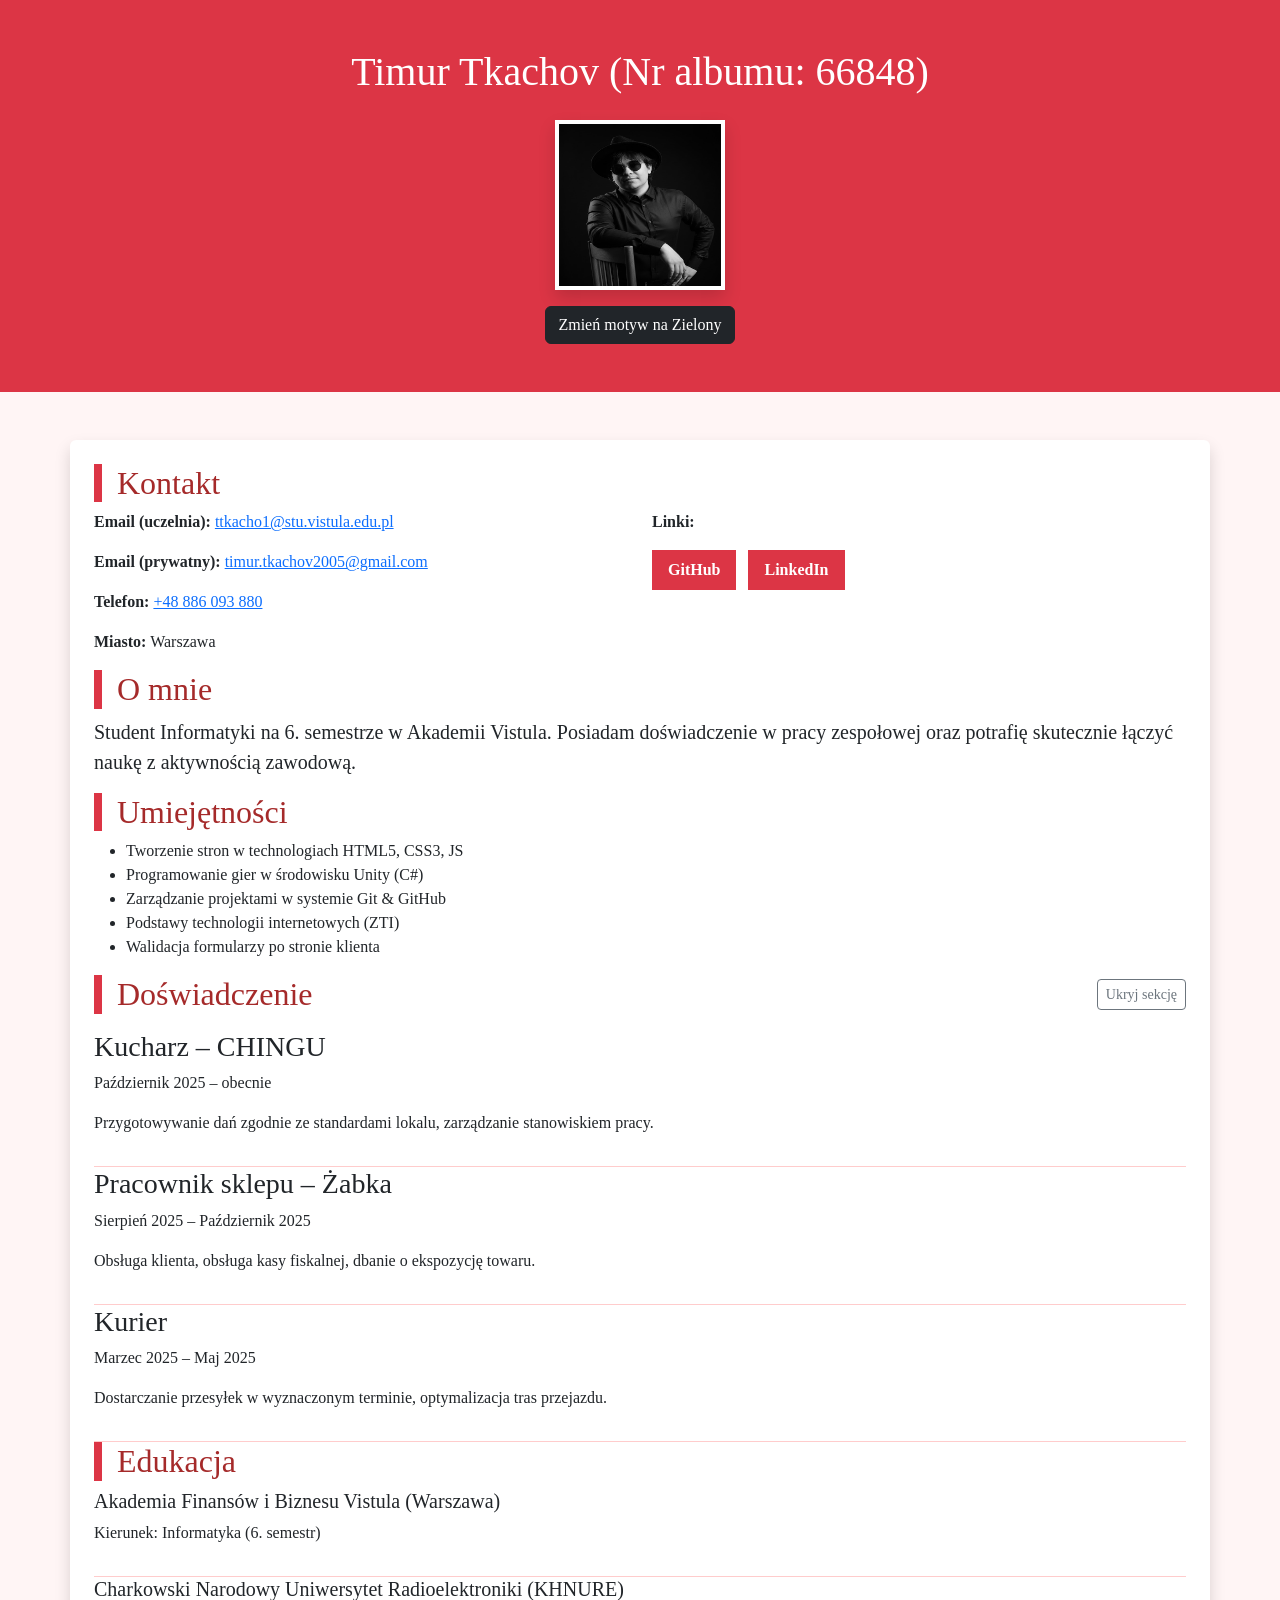
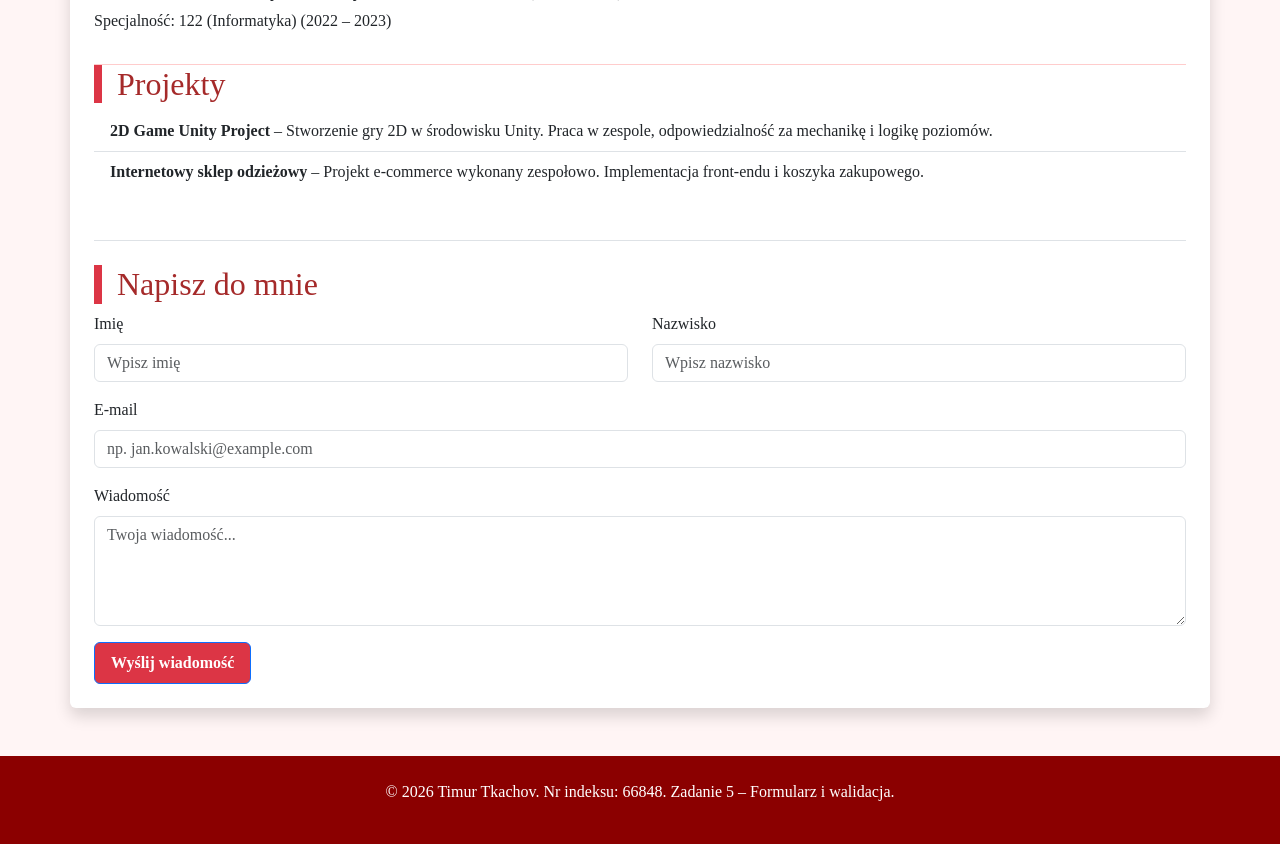
<file: zad6/index.html>
<!DOCTYPE html>
<html lang="pl">
<head>
    <meta charset="UTF-8">
    <meta name="viewport" content="width=device-width, initial-scale=1.0">
    <title>CV Timur Tkachov - Zadanie 4</title>
    <link href="https://cdn.jsdelivr.net/npm/bootstrap@5.3.0/dist/css/bootstrap.min.css" rel="stylesheet">
    <link id="theme-stylesheet" rel="stylesheet" href="red.css">
</head>
<body>

    <header class="py-5 text-center">
        <div class="container">
            <h1>Timur Tkachov (Nr albumu: 66848)</h1>
            <img src="cv_image.jpg" alt="Zdjęcie profilowe Timura Tkachova" class="profile-img shadow mt-3 mb-3">
            <br>
            <button id="theme-toggle-btn" class="btn btn-dark">Zmień motyw na Zielony</button>
        </div>
    </header>

    <main class="container shadow bg-white my-5 p-4 rounded">
        
        <section id="kontakt">
            <h2>Kontakt</h2>
            <div class="row">
                <div class="col-md-6">
                    <p><strong>Email (uczelnia):</strong> <a href="mailto:ttkacho1@stu.vistula.edu.pl">ttkacho1@stu.vistula.edu.pl</a></p>
                    <p><strong>Email (prywatny):</strong> <a href="mailto:timur.tkachov2005@gmail.com">timur.tkachov2005@gmail.com</a></p>
                    <p><strong>Telefon:</strong> <a href="tel:+48886093880">+48 886 093 880</a></p>
                    <p><strong>Miasto:</strong> Warszawa</p>
                </div>
                <div class="col-md-6">
                    <p><strong>Linki:</strong></p>
                    <a href="https://github.com/ttkacho1" class="theme-btn" target="_blank" rel="noopener noreferrer">GitHub</a>
                    <a href="https://linkedin.com" class="theme-btn ms-2" target="_blank" rel="noopener noreferrer">LinkedIn</a>
                </div>
            </div>
        </section>


        <section id="o-mnie">
            <h2>O mnie</h2>
            <p class="lead">
                Student Informatyki na 6. semestrze w Akademii Vistula. 
                Posiadam doświadczenie w pracy zespołowej oraz potrafię skutecznie łączyć naukę z aktywnością zawodową.
            </p>
        </section>

        <section id="umiejetnosci">
            <h2>Umiejętności</h2>
            <ul id="skills-list"></ul>
        </section>

        <section id="doswiadczenie" class="position-relative">
            <h2>
                Doświadczenie
                <button id="toggle-section-btn" class="btn btn-sm btn-outline-secondary float-end mt-1">Ukryj sekcję</button>
            </h2>
            <div id="doswiadczenie-content">
                <article class="experience-item mt-3">
                    <h3>Kucharz – CHINGU</h3>
                    <p class="date">Październik 2025 – obecnie</p>
                    <p>Przygotowywanie dań zgodnie ze standardami lokalu, zarządzanie stanowiskiem pracy.</p>
                </article>

                <article class="experience-item">
                    <h3>Pracownik sklepu – Żabka</h3>
                    <p class="date">Sierpień 2025 – Październik 2025</p>
                    <p>Obsługa klienta, obsługa kasy fiskalnej, dbanie o ekspozycję towaru.</p>
                </article>

                <article class="experience-item">
                    <h3>Kurier</h3>
                    <p class="date">Marzec 2025 – Maj 2025</p>
                    <p>Dostarczanie przesyłek w wyznaczonym terminie, optymalizacja tras przejazdu.</p>
                </article>
            </div>
        </section>

        <section id="edukacja">
            <h2>Edukacja</h2>
            <div class="edu-box">
                <h5>Akademia Finansów i Biznesu Vistula (Warszawa)</h5>
                <p>Kierunek: Informatyka (6. semestr)</p>
            </div>
            <div class="edu-box">
                <h5>Charkowski Narodowy Uniwersytet Radioelektroniki (KHNURE)</h5>
                <p>Specjalność: 122 (Informatyka) (2022 – 2023)</p>
            </div>
        </section>

        <section id="projekty">
            <h2>Projekty</h2>
            <ol id="projects-list" class="list-group list-group-flush"></ol>
        </section>
        <section id="napisz-do-mnie" class="mt-5 border-top pt-4">
            <h2>Napisz do mnie</h2>
            <!-- Атрибут novalidate вимикає стандартну перевірку браузера, щоб працював наш JS -->
            <form id="contact-form" novalidate>
                <div class="row">
                    <div class="col-md-6 mb-3">
                        <label for="imie" class="form-label">Imię</label>
                        <input type="text" class="form-control" id="imie" placeholder="Wpisz imię">
                        <div class="invalid-feedback" id="imie-error"></div>
                    </div>
                    <div class="col-md-6 mb-3">
                        <label for="nazwisko" class="form-label">Nazwisko</label>
                        <input type="text" class="form-control" id="nazwisko" placeholder="Wpisz nazwisko">
                        <div class="invalid-feedback" id="nazwisko-error"></div>
                    </div>
                </div>
                
                <div class="mb-3">
                    <label for="email" class="form-label">E-mail</label>
                    <input type="email" class="form-control" id="email" placeholder="np. jan.kowalski@example.com">
                    <div class="invalid-feedback" id="email-error"></div>
                </div>
                
                <div class="mb-3">
                    <label for="wiadomosc" class="form-label">Wiadomość</label>
                    <textarea class="form-control" id="wiadomosc" rows="4" placeholder="Twoja wiadomość..."></textarea>
                    <div class="invalid-feedback" id="wiadomosc-error"></div>
                </div>
                
                <button type="submit" class="theme-btn btn btn-primary">Wyślij wiadomość</button>
                
                <!-- Повідомлення про успіх (приховане за замовчуванням) -->
                <div id="success-message" class="alert alert-success mt-3 d-none" role="alert">
                    Formularz został wypełniony poprawnie! (Brak wysyłania na backend - Zadanie 5)
                </div>
            </form>
        </section>

    </main>

    <footer class="text-center py-4">
        <p>&copy; 2026 Timur Tkachov. Nr indeksu: 66848. Zadanie 5 – Formularz i walidacja.</p>
    </footer>

    <script src="script.js"></script>
</body>
</html>
</file>
<file: zad2_css/styles.css>
body {
    font-family: 'Segoe UI', Verdana, sans-serif !important;
    background-color: #f0fcf0; 
    color: #333;
}


header {
    background-color: #2e8b57 !important; 
    color: white !important;
}

h2 {
    color: #008000 !important; 
    border-bottom: 3px solid #2e8b57;
    padding-bottom: 10px;
    margin-top: 30px;
}

h3 {
    color: #2e8b57;
}


main {
    margin-top: -30px !important; 
    padding: 30px !important;
}

section {
    margin-bottom: 20px;
}

.profile-img {
    width: 170px;
    height: 170px;
    border-radius: 50%;
    border: 5px solid #fff;
}

.date {
    font-style: italic;
    color: #666;
}

a {
    color: #008000;
    text-decoration: none;
    font-weight: bold;
}

a:hover {
    color: #004d00;
    text-decoration: underline;
}

.btn-green {
    display: inline-block;
    padding: 8px 16px;
    background-color: #2e8b57;
    color: white !important;
    border-radius: 5px;
    text-decoration: none !important;
}

.btn-green:hover {
    background-color: #006400;
}

.experience-item, .edu-box {
    margin-bottom: 20px;
    padding-left: 15px;
    border-left: 2px solid #90ee90;
}

footer {
    background-color: #212529;
    color: #90ee90;
}
</file>
<file: zad3_motyw/red.css>
body {
    font-family: 'Georgia', serif !important; /* Шрифт із засічками */
    background-color: #fff5f5;
}

header {
    background-color: #dc3545 !important; /* Червоний Bootstrap */
    color: white !important;
}

h2 {
    color: #a52a2a !important;
    border-left: 8px solid #dc3545; /* Лінія зліва */
    padding-left: 15px;
}

.profile-img {
    width: 170px;
    height: 170px;
    border-radius: 0 !important; /* КВАДРАТНЕ ФОТО */
    border: 4px solid #fff;
}

.theme-btn {
    display: inline-block;
    padding: 8px 16px;
    background-color: #dc3545;
    color: white !important;
    text-decoration: none;
    font-weight: bold;
}

.experience-item, .edu-box {
    border-bottom: 1px solid #ffcccc;
    padding-bottom: 15px;
}

footer {
    background-color: #8b0000;
    color: white;
}
</file>
<file: zad4/red.css>
body {
    font-family: 'Georgia', serif !important; /* Шрифт із засічками */
    background-color: #fff5f5;
}

header {
    background-color: #dc3545 !important; /* Червоний Bootstrap */
    color: white !important;
}

h2 {
    color: #a52a2a !important;
    border-left: 8px solid #dc3545; /* Лінія зліва */
    padding-left: 15px;
}

.profile-img {
    width: 170px;
    height: 170px;
    border-radius: 0 !important; /* КВАДРАТНЕ ФОТО */
    border: 4px solid #fff;
}

.theme-btn {
    display: inline-block;
    padding: 8px 16px;
    background-color: #dc3545;
    color: white !important;
    text-decoration: none;
    font-weight: bold;
}

.experience-item, .edu-box {
    border-bottom: 1px solid #ffcccc;
    padding-bottom: 15px;
}

footer {
    background-color: #8b0000;
    color: white;
}
</file>
<file: zad5/red.css>
body {
    font-family: 'Georgia', serif !important; /* Шрифт із засічками */
    background-color: #fff5f5;
}

header {
    background-color: #dc3545 !important; /* Червоний Bootstrap */
    color: white !important;
}

h2 {
    color: #a52a2a !important;
    border-left: 8px solid #dc3545; /* Лінія зліва */
    padding-left: 15px;
}

.profile-img {
    width: 170px;
    height: 170px;
    border-radius: 0 !important; /* КВАДРАТНЕ ФОТО */
    border: 4px solid #fff;
}

.theme-btn {
    display: inline-block;
    padding: 8px 16px;
    background-color: #dc3545;
    color: white !important;
    text-decoration: none;
    font-weight: bold;
}

.experience-item, .edu-box {
    border-bottom: 1px solid #ffcccc;
    padding-bottom: 15px;
}

footer {
    background-color: #8b0000;
    color: white;
}
</file>
<file: zad6/red.css>
body {
    font-family: 'Georgia', serif !important; /* Шрифт із засічками */
    background-color: #fff5f5;
}

header {
    background-color: #dc3545 !important; /* Червоний Bootstrap */
    color: white !important;
}

h2 {
    color: #a52a2a !important;
    border-left: 8px solid #dc3545; /* Лінія зліва */
    padding-left: 15px;
}

.profile-img {
    width: 170px;
    height: 170px;
    border-radius: 0 !important; /* КВАДРАТНЕ ФОТО */
    border: 4px solid #fff;
}

.theme-btn {
    display: inline-block;
    padding: 8px 16px;
    background-color: #dc3545;
    color: white !important;
    text-decoration: none;
    font-weight: bold;
}

.experience-item, .edu-box {
    border-bottom: 1px solid #ffcccc;
    padding-bottom: 15px;
}

footer {
    background-color: #8b0000;
    color: white;
}
</file>
